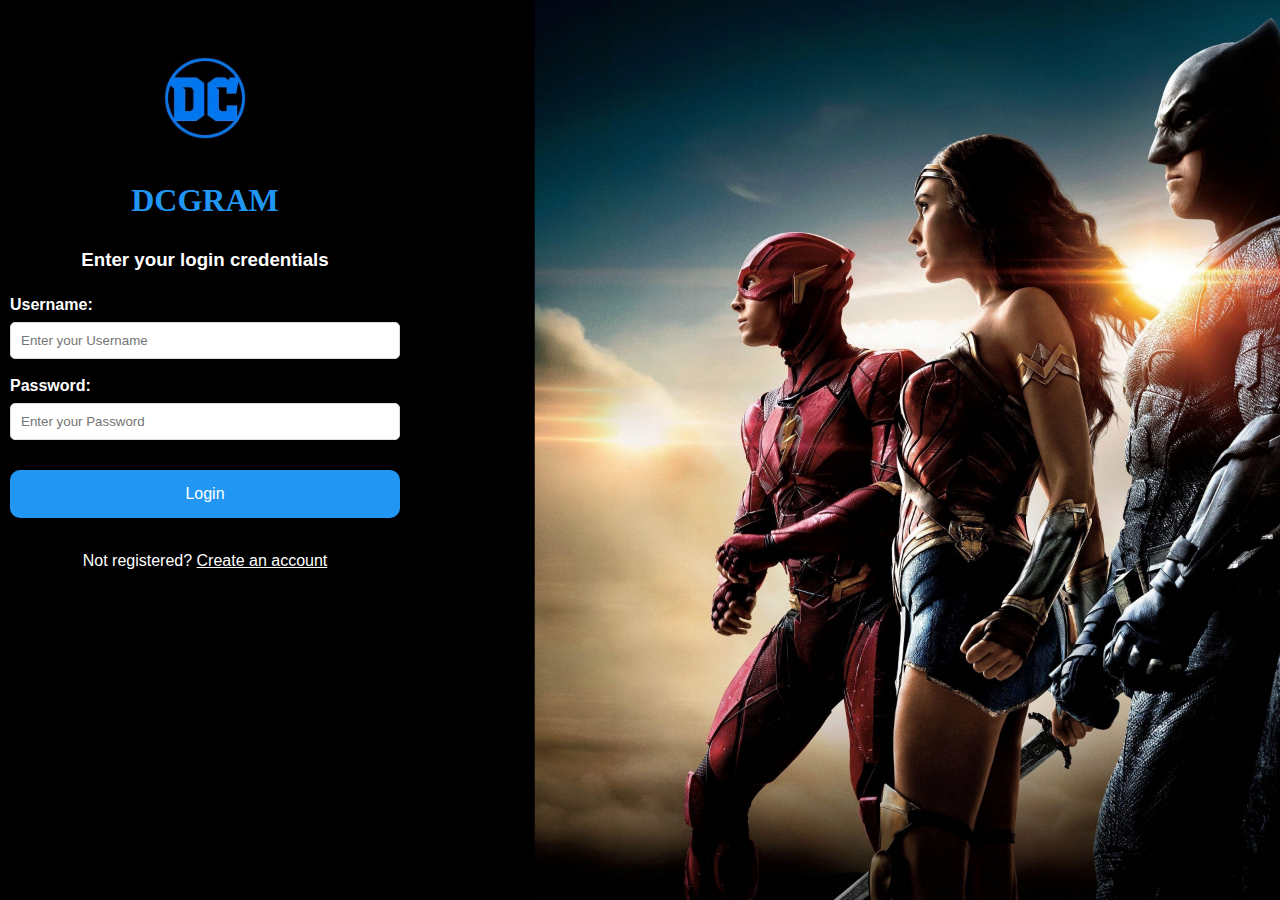
<file: log in.html>
<!DOCTYPE html>
<html lang="en">
<head>
  <style>body{display: flex;
    
    font-family: sans-serif;
    line-height: 1.5;
    min-height: 100vh;
    background: #000000;
    flex-direction: column;
    margin: 0;
  }</style>
    <title>DC Comics</title>
    <link rel="icon" type="image/png" sizes="32x32" href="logo.jpg">
    <link rel="stylesheet" href="log.css">
</head>
<body style="background-image: url('llo.jpg');
background-repeat: no-repeat;
background-attachment: fixed;
background-size: cover;">
<br><br>
<div class="main">
  <img src="dc lo.jpeg" alt="" height="100" width="100">
  <h1>DCGRAM</h1>
  <h3>Enter your login credentials</h3>
  <form action="log in.html" method="post" id="Form1" name="form1" onsubmit="return formvalidation()">
      <label for="username">
            Username:
        </label>
      <input type="text"
             id="username"
             name="username"
             placeholder="Enter your Username" required>

      <label for="password">
            Password:
        </label>
      <input type="password"
             id="password"
             name="password"
             placeholder="Enter your Password" required>

      <div class="wrap">
          <button type="submit">
              Login
          </button>
      </div>
  </form>
  <p  style="color:white;">Not registered?
        <a class="cre" href="sign in.html"
         style="color:white;">
          Create an account
      </a>
  </p>
  </div>
</body>
</html>
<!-- <?php
$logged=0;
$invalid=0;
if($_SERVER['REQUEST_METHOD']=='POST'){
include 'server.php';
$name=$_POST['username'];
$password=$_POST['password'];

$sql="SELECT * FROM signin WHERE username='$name' AND password='$password'";
$result=mysqli_query($con,$sql);
if($result){
$num=mysqli_num_rows($result);
if($num>0){
$logged=1;
session_start();
$_SESSION['username']=$name;
$_SESSION['password']=$password;
header('location:afterlogin1.php');
}
else{
$invalid=1;
echo '<p style="color: white;align:center;">invalid username or password.</p>';
}
}
}
?> -->
</file>
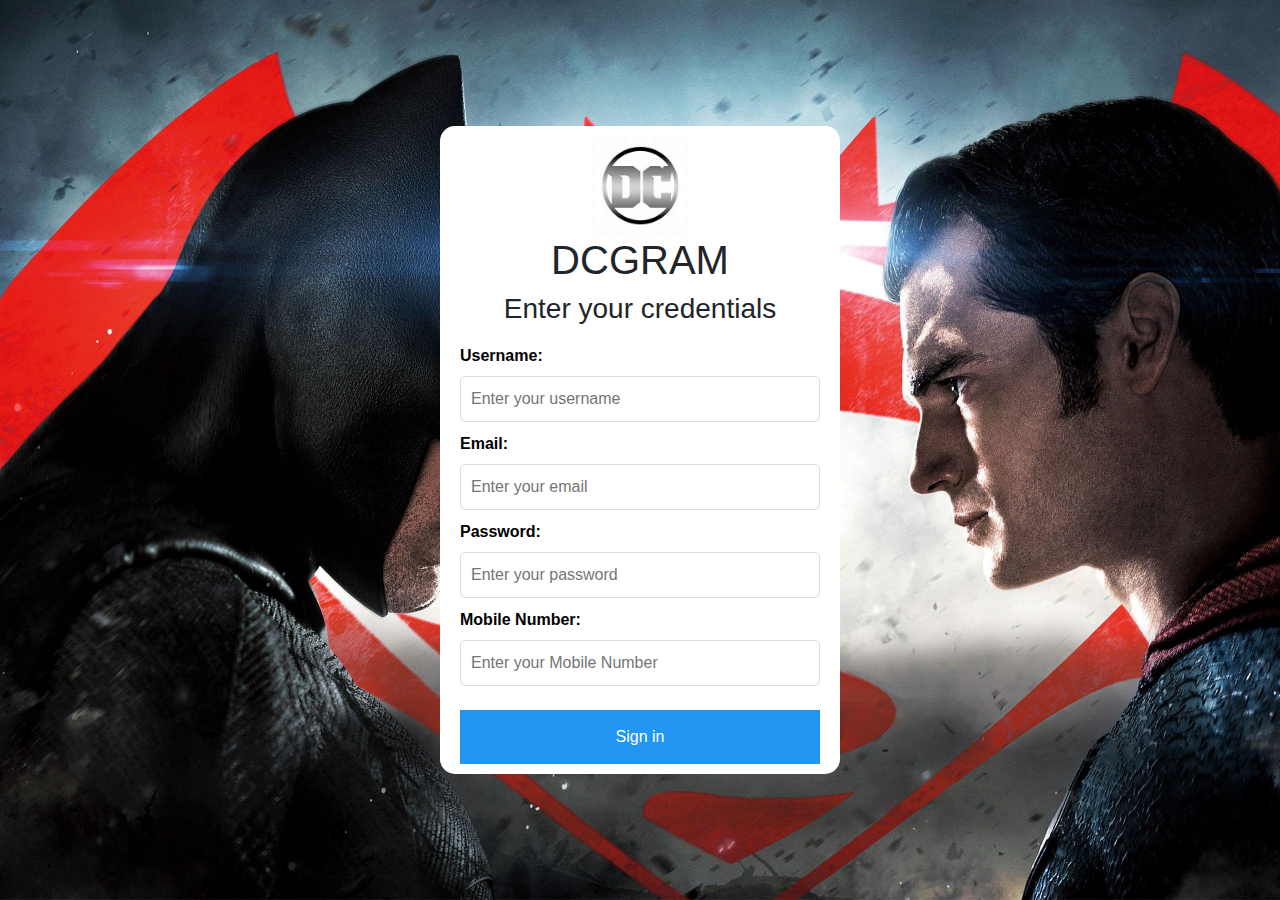
<file: sign in.html>
<!DOCTYPE html>
<html lang="en">
<head>
  <style>
  body{display: flex;
    align-items: center;
    justify-content: center;
    font-family: sans-serif;
    line-height: 1.5;
    min-height: 100vh;
    background: #000000;
    flex-direction: column;
    margin: 0;
  }</style>
    <title>DC Comics</title>
    <link rel="icon" type="image/png" sizes="32x32" href="logo.jpg">
    <link rel="stylesheet" href="sig.css">
    <link href="https://cdn.jsdelivr.net/npm/bootstrap@5.3.3/dist/css/bootstrap.min.css" rel="stylesheet" integrity="sha384-QWTKZyjpPEjISv5WaRU9OFeRpok6YctnYmDr5pNlyT2bRjXh0JMhjY6hW+ALEwIH" crossorigin="anonymous">
    <script src="https://cdn.jsdelivr.net/npm/bootstrap@5.3.3/dist/js/bootstrap.bundle.min.js" integrity="sha384-YvpcrYf0tY3lHB60NNkmXc5s9fDVZLESaAA55NDzOxhy9GkcIdslK1eN7N6jIeHz" crossorigin="anonymous"></script>
 <link rel="stylesheet" href="https://stackpath.bootstrapcdn.com/bootstrap/4.5.2/css/bootstrap.min.css" integrity="sha384-JcKb8q3iqJ61gNV9KGb8thSsNjpSL0n8PARn9HuZOnIxN0hoP+VmmDGMN5t9UJ0Z" crossorigin="anonymous">
    <script src="https://code.jquery.com/jquery-3.5.1.slim.min.js" integrity="sha384-DfXdz2htPH0lsSSs5nCTpuj/zy4C+OGpamoFVy38MVBnE+IbbVYUew+OrCXaRkfj" crossorigin="anonymous"></script>
    <script src="https://cdn.jsdelivr.net/npm/popper.js@1.16.1/dist/umd/popper.min.js" integrity="sha384-9/reFTGAW83EW2RDu2S0VKaIzap3H66lZH81PoYlFhbGU+6BZp6G7niu735Sk7lN" crossorigin="anonymous"></script>
    <script src="https://stackpath.bootstrapcdn.com/bootstrap/4.5.2/js/bootstrap.min.js" integrity="sha384-B4gt1jrGC7Jh4AgTPSdUtOBvfO8shuf57BaghqFfPlYxofvL8/KUEfYiJOMMV+rV" crossorigin="anonymous"></script>
   <script>
  function formvalidation(){
    let x=document.forms["form2"]["username"].value;
    let y=document.forms["form2"]["email"].value;
    let z=document.forms["form2"]["password"].value;
    let n=document.forms["form2"]["mobno"].value;
    if(x==""){
      alert("Name must be filled out");
      return false;
    }
    if(y=="")
    {
      alert("E-Mail must be filled out");
      return false;
    }
    if(z=="")
    {
      alert("password must be filled out");
      return false;
    }
    if(n=="")
    {
      alert("Mobile number must be filled out");
      return false;
    }
    
  function newfunction(){
    document.getElementById('Form2').reset();
  }
  }
  </script>
  </head>
<body style="background-image: url('sig.jpg');
 background-repeat: no-repeat;
background-attachment: fixed;
background-size: cover;">

   <div class="main">
    <img src="dclo.jpeg" alt="" height="100" width="100">
    <h1>DCGRAM</h1>
    <h3>Enter your credentials</h3>
    <form action="sign in.html" method="post" id="Form2" name="form2" onsubmit="return formvalidation()">
        <label for="first">
              Username:
          </label>
        <input type="text"
               id="username"
               name="username"
               placeholder="Enter your username" required>
          <label for="email">
                Email:
            </label>
          <input type="email"
                 id="email"
                 name="email"
                 placeholder="Enter your email" required>
          <label for="password">
                  Password:
              </label>
            <input type="password"
                   id="password"
                   name="password"
                   placeholder="Enter your password" required>
          <label for="email">
                Mobile Number:
            </label>
            <input type="tel" maxlength="10" minlength="10" 
               id="mobno"
               name="mobno"
               placeholder="Enter your Mobile Number" required><br>
        <div class="wrap">
            <button type="submit">
                Sign in
            </button>
        </div>
    </form>
    </div>
</body>
</html>
<!-- <?php 
$registered=0;
$userexsists=0;
if($_SERVER['REQUEST_METHOD']=='POST')
{
    include 'server.php';
    $name=$_POST['username'];
    $email=$_POST['email'];
    $password=$_POST['password'];
    $mobno=$_POST['mobno'];
    $sql="SELECT * FROM mlb30 WHERE username='$name'";
    $result=mysqli_query($con,$sql);
    if($result)
    {
        $num=mysqli_num_rows($result);
    }
    if($num>0)
    {
        $userexsists=1;
        echo '<p style="color: black;align:center;">username already exist.</p>';
    }
    else{
        $sql="INSERT INTO mlb30 (username,email,password,mobno) VALUES ('$name','$email','$password','$mobno')";
        $result=mysqli_query($con,$sql);
        if($result)
        {
           $registered=1;
           session_start();
$_SESSION['username']=$name;
$_SESSION['email']=$email;
$_SESSION['mobno']=$mobno;
header('location:aftersignin.html');
        }
        else{
            die(mysqli_error($con));
        }
    
    }
}
?>
 -->
</file>
<file: log.css>
.main {
    background-color: #000000;
   padding: 0px 0px 0px 10px;
    transition: transform 0.2s;
    width: 390px;
    height: 100px;
   text-align: center;
    
  }
  
  h1 {
    font-family: 'Times New Roman', Times, serif;
    color: #2196F3;
  }
  
  label {
    display: block;
    width: 100%;
    margin-top: 10px;
    margin-bottom: 5px;
    text-align: left;
    color: #ffffff;
    font-weight: bold;
  }
  
  
  input {
    display: block;
    width: 100%;
    margin-bottom: 15px;
    padding: 10px;
    box-sizing: border-box;
    border: 1px solid #ddd;
    border-radius: 5px;
  }
  
  button {
    padding: 15px;
    border-radius: 10px;
    margin-top: 15px;
    margin-bottom: 15px;
    border: none;
    color: white;
    cursor: pointer;
    background-color: #2196F3;
    width: 100%;
    font-size: 16px;
  }
 
 .wrap {
    display: flex;
    justify-content: center;
    align-items: center;
  }
  .cre{
    color: #000000;
  }
  h3{
    color: #ffffff;
  }
</file>
<file: sig.css>
.main {
    background-color: #fff;
    border-radius: 15px;

    padding: 10px 20px;
    
    width: 400px;
    text-align: center;
    
  }
  
  h1 {
    color: #2196F3;
  }
  
  label {
    display: block;
    width: 100%;
    margin-top: 10px;
    margin-bottom: 5px;
    text-align: left;
    color: #000000;
    font-weight: bold;
  }
  input {
    display: block;
    width: 100%;
    margin-bottom: 15px;
    padding: 10px;
    box-sizing: border-box;
    border: 1px solid #ddd;
    border-radius: 5px;
  }
  
  button {
    padding: 15px;
    border-radius: 10px;
    margin-top: 15px;
    margin-bottom: 15px;
    border: none;
    color: white;
    cursor: pointer;
    background-color: #2196F3;
    width: 100%;
    font-size: 16px;
  }
  
  .wrap {
    
    display: flex;
    align-items: end;
  }
  .cre{
    color: #000000;
  }
</file>
